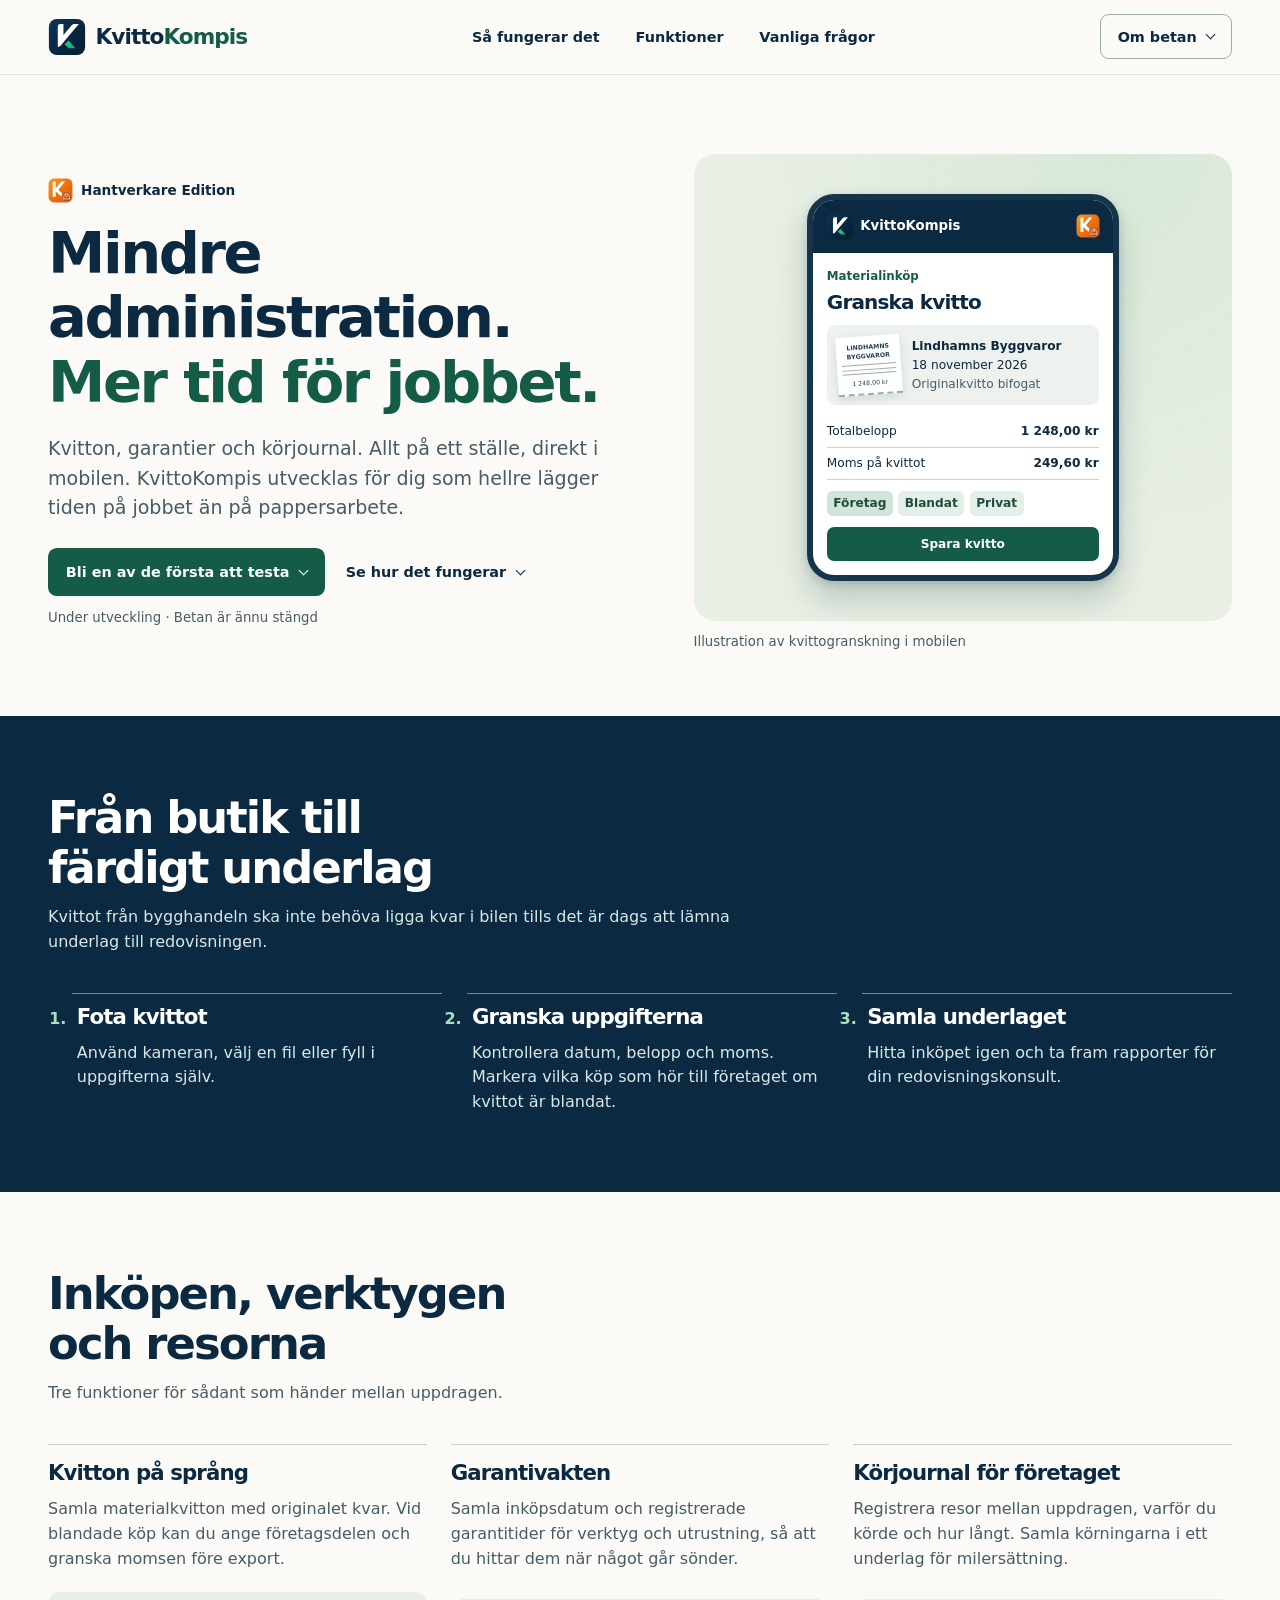
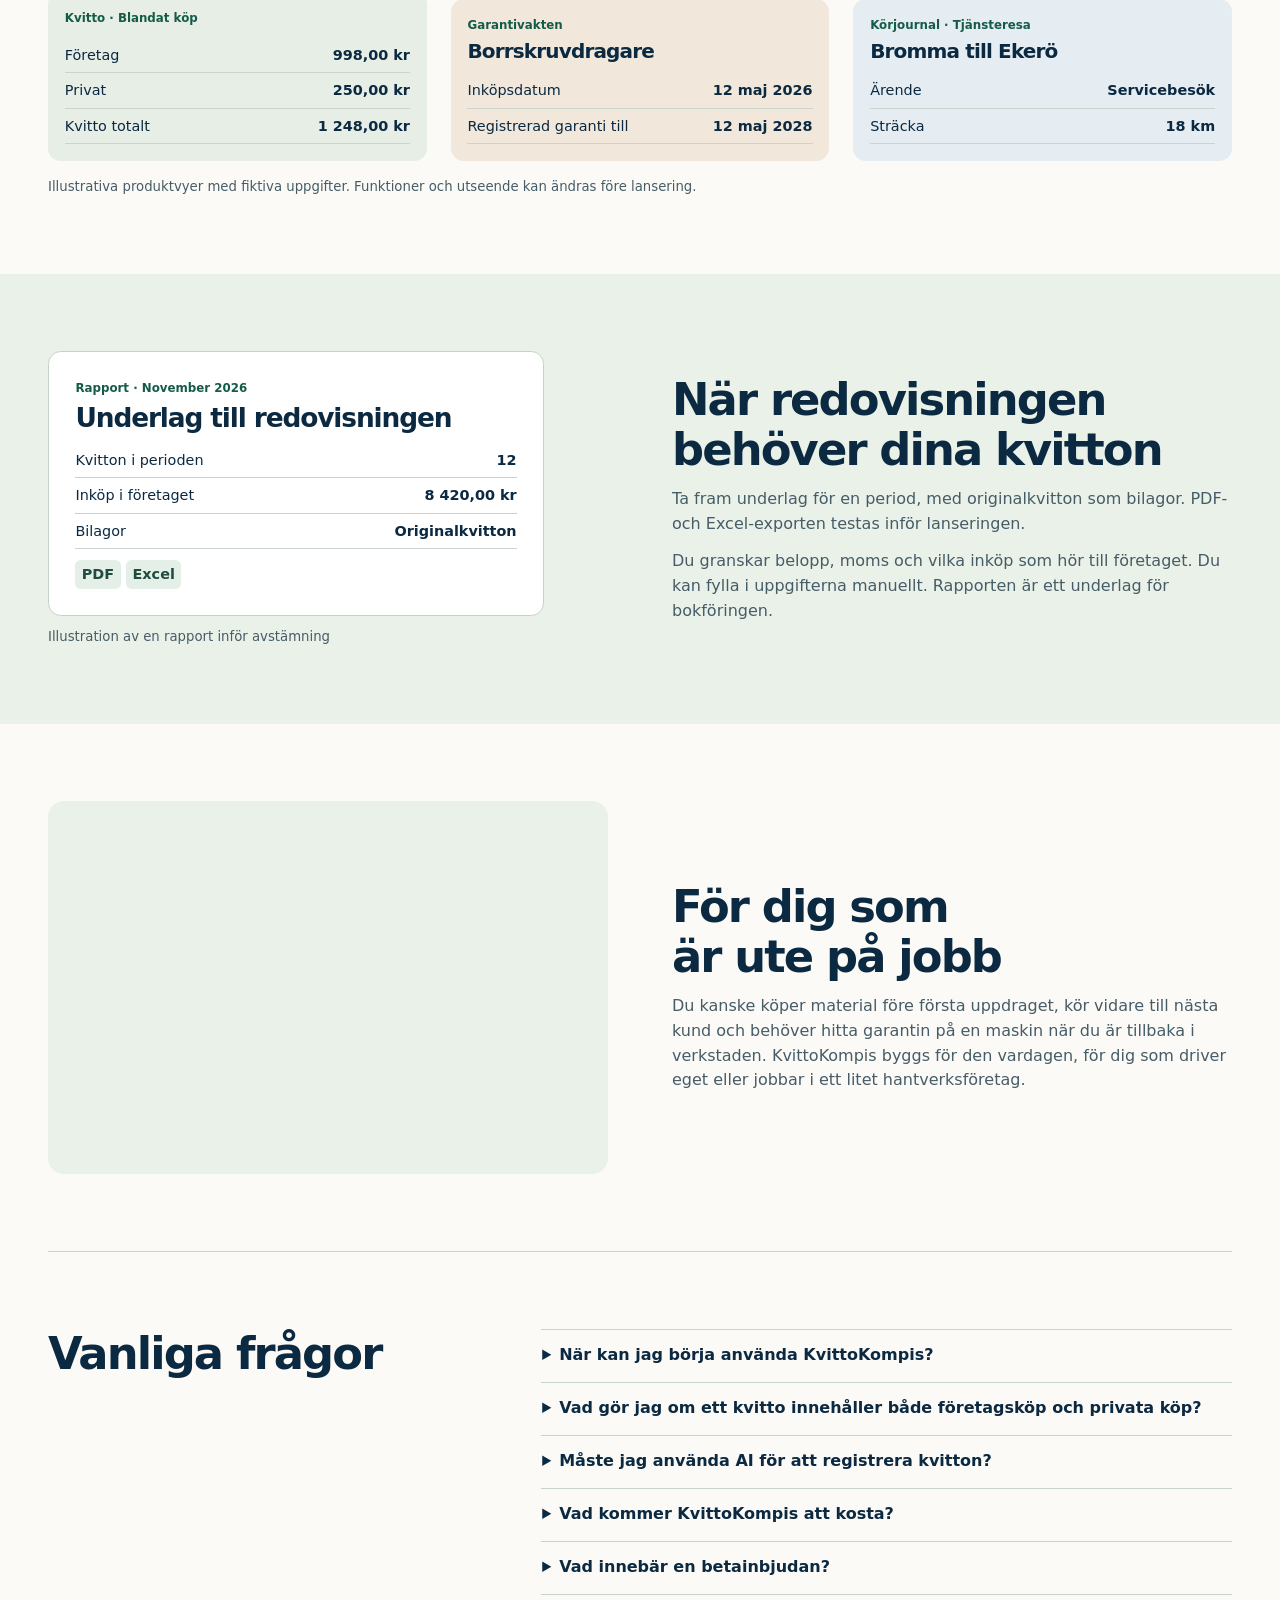
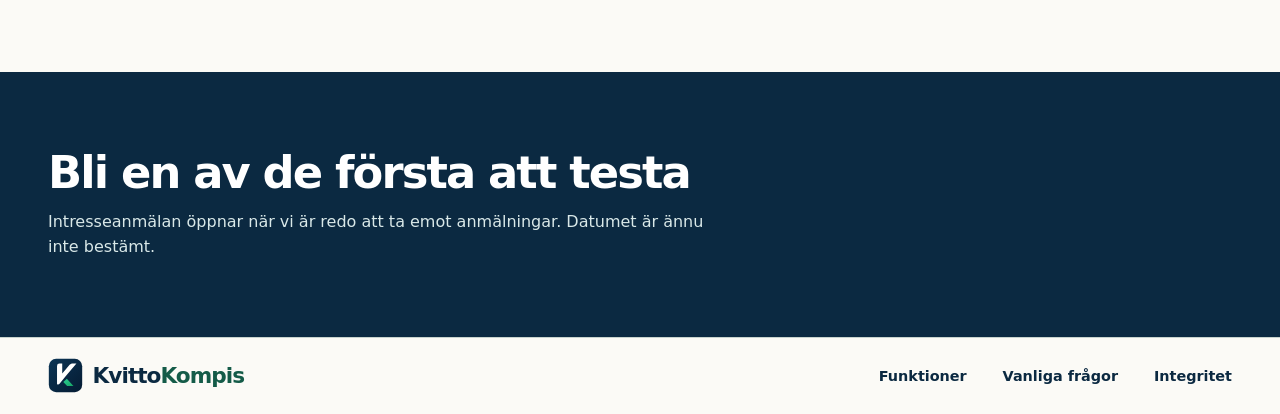
<file: index.html>
<!doctype html>
<html lang="sv">
<head>
  <meta charset="utf-8">
  <meta name="viewport" content="width=device-width, initial-scale=1">
  <meta name="referrer" content="strict-origin-when-cross-origin">
  <meta http-equiv="Content-Security-Policy" content="default-src 'self'; object-src 'none'; base-uri 'none'; form-action 'none'">
  <meta name="theme-color" content="#0b2941">
  <meta name="robots" content="index,follow">
  <title>Kvittoapp för hantverkare | KvittoKompis</title>
  <meta name="description" content="KvittoKompis utvecklas för hantverkare som vill samla kvitton, verktygsgarantier och körjournal direkt i mobilen. Se hur det fungerar.">
  <link rel="canonical" href="https://kvittokompis.se/">
  <meta property="og:type" content="website">
  <meta property="og:locale" content="sv_SE">
  <meta property="og:site_name" content="KvittoKompis">
  <meta property="og:url" content="https://kvittokompis.se/">
  <meta property="og:title" content="Mindre administration. Mer tid för jobbet. | KvittoKompis">
  <meta property="og:description" content="Kvitton, verktygsgarantier och körjournal för hantverkare, samlade i mobilen. Under utveckling.">
  <meta property="og:image" content="https://kvittokompis.se/assets/kvittokompis-social.jpg">
  <meta property="og:image:width" content="1200">
  <meta property="og:image:height" content="630">
  <meta property="og:image:alt" content="KvittoKompis för hantverkare. Mindre administration. Mer tid för jobbet.">
  <meta name="twitter:card" content="summary_large_image">
  <link rel="icon" href="assets/kvitto-kompis.svg" type="image/svg+xml">
  <link rel="stylesheet" href="landing.css">
  <script type="application/ld+json">{"@context":"https://schema.org","@type":"WebSite","name":"KvittoKompis","url":"https://kvittokompis.se/","inLanguage":"sv-SE","description":"Webbplats för KvittoKompis Hantverkare Edition, en mobil tjänst under utveckling för kvitton, verktygsgarantier och körjournal."}</script>
  <script type="module" src="launch.js"></script>
</head>
<body>
  <a class="skip" href="#innehall">Hoppa till innehållet</a>
  <header class="site-header">
    <div class="wrap header-inner">
      <a class="brand" href="./" aria-label="KvittoKompis, startsida"><img src="assets/kvitto-kompis.svg" width="38" height="38" alt=""><span>Kvitto<b>Kompis</b></span></a>
      <nav aria-label="Huvudmeny">
        <a href="#sa-funkar-det">Så fungerar det</a>
        <a href="#funktioner">Funktioner</a>
        <a href="#fragor">Vanliga frågor</a>
      </nav>
      <a class="button button-outline header-cta button-jump" href="#beta">Om betan</a>
    </div>
  </header>

  <main id="innehall">
    <section class="hero wrap" aria-labelledby="titel">
      <div class="hero-copy">
        <p class="edition"><img src="assets/hantverkare.svg" width="25" height="25" alt=""> Hantverkare Edition</p>
        <h1 id="titel">Mindre administration. <span>Mer tid för jobbet.</span></h1>
        <p class="lead">Kvitton, garantier och körjournal. Allt på ett ställe, direkt i mobilen. KvittoKompis utvecklas för dig som hellre lägger tiden på jobbet än på pappersarbete.</p>
        <div class="actions">
          <a class="button button-primary button-jump" href="#beta">Bli en av de första att testa</a>
          <a class="button button-plain button-jump" href="#sa-funkar-det">Se hur det fungerar</a>
        </div>
        <p class="status" id="launch-status">Under utveckling · Betan är ännu stängd</p>
      </div>
      <figure class="hero-figure">
        <div class="hero-stage">
          <div class="phone hero-phone">
            <div class="phone-top"><img src="assets/kvitto-kompis.svg" width="27" height="27" alt=""><strong>KvittoKompis</strong><img src="assets/hantverkare.svg" width="24" height="24" alt=""></div>
            <div class="phone-content">
              <p class="sample-label">Materialinköp</p>
              <p class="sample-title">Granska kvitto</p>
              <div class="receipt-preview">
                <div class="receipt-paper" aria-hidden="true"><b>LINDHAMNS BYGGVAROR</b><i></i><i></i><i></i><span>1 248,00 kr</span></div>
                <div><strong>Lindhamns Byggvaror</strong><br>18 november 2026<br><span class="sample-muted">Originalkvitto bifogat</span></div>
              </div>
              <dl class="sample-data"><div><dt>Totalbelopp</dt><dd>1 248,00 kr</dd></div><div><dt>Moms på kvittot</dt><dd>249,60 kr</dd></div></dl>
              <div class="sample-tags"><span>Företag</span><span>Blandat</span><span>Privat</span></div>
              <div class="sample-action">Spara kvitto</div>
            </div>
          </div>
        </div>
        <figcaption>Illustration av kvittogranskning i mobilen</figcaption>
      </figure>
    </section>

    <section class="section workflow" id="sa-funkar-det" aria-labelledby="flode-titel">
      <div class="wrap">
        <div class="section-intro">
          <h2 id="flode-titel">Från butik till färdigt underlag</h2>
          <p>Kvittot från bygghandeln ska inte behöva ligga kvar i bilen tills det är dags att lämna underlag till redovisningen.</p>
        </div>
        <ol class="steps">
          <li><h3>Fota kvittot</h3><p>Använd kameran, välj en fil eller fyll i uppgifterna själv.</p></li>
          <li><h3>Granska uppgifterna</h3><p>Kontrollera datum, belopp och moms. Markera vilka köp som hör till företaget om kvittot är blandat.</p></li>
          <li><h3>Samla underlaget</h3><p>Hitta inköpet igen och ta fram rapporter för din redovisningskonsult.</p></li>
        </ol>
      </div>
    </section>

    <section class="section wrap" id="funktioner" aria-labelledby="funktioner-titel">
      <div class="section-intro">
        <h2 id="funktioner-titel">Inköpen, verktygen och resorna</h2>
        <p>Tre funktioner för sådant som händer mellan uppdragen.</p>
      </div>
      <div class="features">
        <article class="feature">
          <div class="feature-copy"><h3>Kvitton på språng</h3><p>Samla materialkvitton med originalet kvar. Vid blandade köp kan du ange företagsdelen och granska momsen före export.</p></div>
          <div class="example example-green">
            <p class="sample-label">Kvitto · Blandat köp</p>
            <dl class="sample-data"><div><dt>Företag</dt><dd>998,00 kr</dd></div><div><dt>Privat</dt><dd>250,00 kr</dd></div><div><dt>Kvitto totalt</dt><dd>1 248,00 kr</dd></div></dl>
          </div>
        </article>
        <article class="feature">
          <div class="feature-copy"><h3>Garantivakten</h3><p>Samla inköpsdatum och registrerade garantitider för verktyg och utrustning, så att du hittar dem när något går sönder.</p></div>
          <div class="example example-warm">
            <p class="sample-label">Garantivakten</p>
            <p class="sample-title">Borrskruvdragare</p>
            <dl class="sample-data"><div><dt>Inköpsdatum</dt><dd>12 maj 2026</dd></div><div><dt>Registrerad garanti till</dt><dd>12 maj 2028</dd></div></dl>
          </div>
        </article>
        <article class="feature">
          <div class="feature-copy"><h3>Körjournal för företaget</h3><p>Registrera resor mellan uppdragen, varför du körde och hur långt. Samla körningarna i ett underlag för milersättning.</p></div>
          <div class="example example-blue">
            <p class="sample-label">Körjournal · Tjänsteresa</p>
            <p class="sample-title">Bromma till Ekerö</p>
            <dl class="sample-data"><div><dt>Ärende</dt><dd>Servicebesök</dd></div><div><dt>Sträcka</dt><dd>18 km</dd></div></dl>
          </div>
        </article>
      </div>
      <p class="figure-note">Illustrativa produktvyer med fiktiva uppgifter. Funktioner och utseende kan ändras före lansering.</p>
    </section>

    <section class="section showcase" id="underlag" aria-labelledby="underlag-titel">
      <div class="wrap showcase-grid">
        <figure class="report-figure">
          <div class="example report">
            <p class="sample-label">Rapport · November 2026</p>
            <p class="sample-title">Underlag till redovisningen</p>
            <dl class="sample-data"><div><dt>Kvitton i perioden</dt><dd>12</dd></div><div><dt>Inköp i företaget</dt><dd>8 420,00 kr</dd></div><div><dt>Bilagor</dt><dd>Originalkvitton</dd></div></dl>
            <p class="report-types"><span>PDF</span><span>Excel</span></p>
          </div>
          <figcaption>Illustration av en rapport inför avstämning</figcaption>
        </figure>
        <div>
          <h2 id="underlag-titel">När redovisningen behöver dina kvitton</h2>
          <p>Ta fram underlag för en period, med originalkvitton som bilagor. PDF- och Excel-exporten testas inför lanseringen.</p>
          <p>Du granskar belopp, moms och vilka inköp som hör till företaget. Du kan fylla i uppgifterna manuellt. Rapporten är ett underlag för bokföringen.</p>
        </div>
      </div>
    </section>

    <section class="section wrap trade" aria-labelledby="vardag-titel">
      <picture class="trade-photo">
        <source srcset="assets/hantverkare-vardag-600.webp 600w, assets/hantverkare-vardag.webp 1100w" sizes="(min-width: 800px) 48vw, 94vw">
        <img src="assets/hantverkare-vardag.webp" width="1100" height="733" alt="Hantverkare med mobil och kvitto vid sin arbetsbänk" loading="lazy" decoding="async">
      </picture>
      <div>
        <h2 id="vardag-titel">För dig som är ute på jobb</h2>
        <p>Du kanske köper material före första uppdraget, kör vidare till nästa kund och behöver hitta garantin på en maskin när du är tillbaka i verkstaden. KvittoKompis byggs för den vardagen, för dig som driver eget eller jobbar i ett litet hantverksföretag.</p>
      </div>
    </section>

    <section class="section wrap faq" id="fragor" aria-labelledby="fragor-titel">
      <div><h2 id="fragor-titel">Vanliga frågor</h2></div>
      <div>
        <details><summary>När kan jag börja använda KvittoKompis?</summary><p>Ett öppningsdatum är ännu inte bestämt. Tjänsten är under utveckling och behöver testas vidare innan den kan användas för skarpa kundkvitton.</p></details>
        <details><summary>Vad gör jag om ett kvitto innehåller både företagsköp och privata köp?</summary><p>Markera företagsdelen när du granskar kvittot. Kontrollera beloppen och momsuppgifterna mot originalet innan du sparar eller exporterar.</p></details>
        <details><summary>Måste jag använda AI för att registrera kvitton?</summary><p>Du kan fylla i uppgifterna själv. Du ansvarar för att kontrollera det som sparas, även när avläsningshjälp används.</p></details>
        <details><summary>Vad kommer KvittoKompis att kosta?</summary><p>Priser och villkor är ännu inte beslutade.</p></details>
        <details><summary>Vad innebär en betainbjudan?</summary><p>En betainbjudan ger möjlighet att prova en utvecklingsversion och berätta vad som fungerar i din arbetsvardag. En intresseanmälan skapar inget konto och garanterar ingen plats.</p></details>
      </div>
    </section>

    <section class="section beta" id="beta" aria-labelledby="beta-titel">
      <div class="wrap beta-inner">
        <div>
          <h2 id="beta-titel">Bli en av de första att testa</h2>
          <p id="beta-description">Intresseanmälan öppnar när vi är redo att ta emot anmälningar. Datumet är ännu inte bestämt.</p>
          <p class="beta-privacy" id="beta-status" hidden><a href="integritet.html#intresseanmalan">Så hanteras dina uppgifter</a></p>
        </div>
        <a class="button button-light" id="beta-form-link" hidden>Öppna intresseanmälan</a>
      </div>
    </section>
    <div id="launch-content"></div>
  </main>

  <footer class="site-footer">
    <div class="wrap footer-inner">
      <a class="brand" href="./" aria-label="KvittoKompis, startsida"><img src="assets/kvitto-kompis.svg" width="35" height="35" alt=""><span>Kvitto<b>Kompis</b></span></a>
      <nav aria-label="Sidfot"><a href="#funktioner">Funktioner</a><a href="#fragor">Vanliga frågor</a><a href="integritet.html">Integritet</a></nav>
    </div>
  </footer>

  <template id="installation-template">
    <section class="section wrap" aria-labelledby="installera">
      <h2 id="installera">Lägg till KvittoKompis på hemskärmen</h2>
      <p>Öppna appen i mobilens webbläsare. På Android väljer du <strong>Lägg till på startskärmen</strong> i webbläsarens meny. På iPhone använder du <strong>Dela</strong> i Safari och väljer <strong>Lägg till på hemskärmen</strong> när alternativet visas.</p>
      <a class="button button-primary" data-app-link>Öppna KvittoKompis</a>
    </section>
  </template>
  <template id="plans-template">
    <section class="section wrap" aria-labelledby="planer">
      <h2 id="planer">Abonnemang</h2>
      <p>Välj bland de aktuella planerna Gratis och Premium.</p>
      <a class="button button-primary" data-plans-link>Jämför planer och priser</a>
    </section>
  </template>
</body>
</html>
</file>
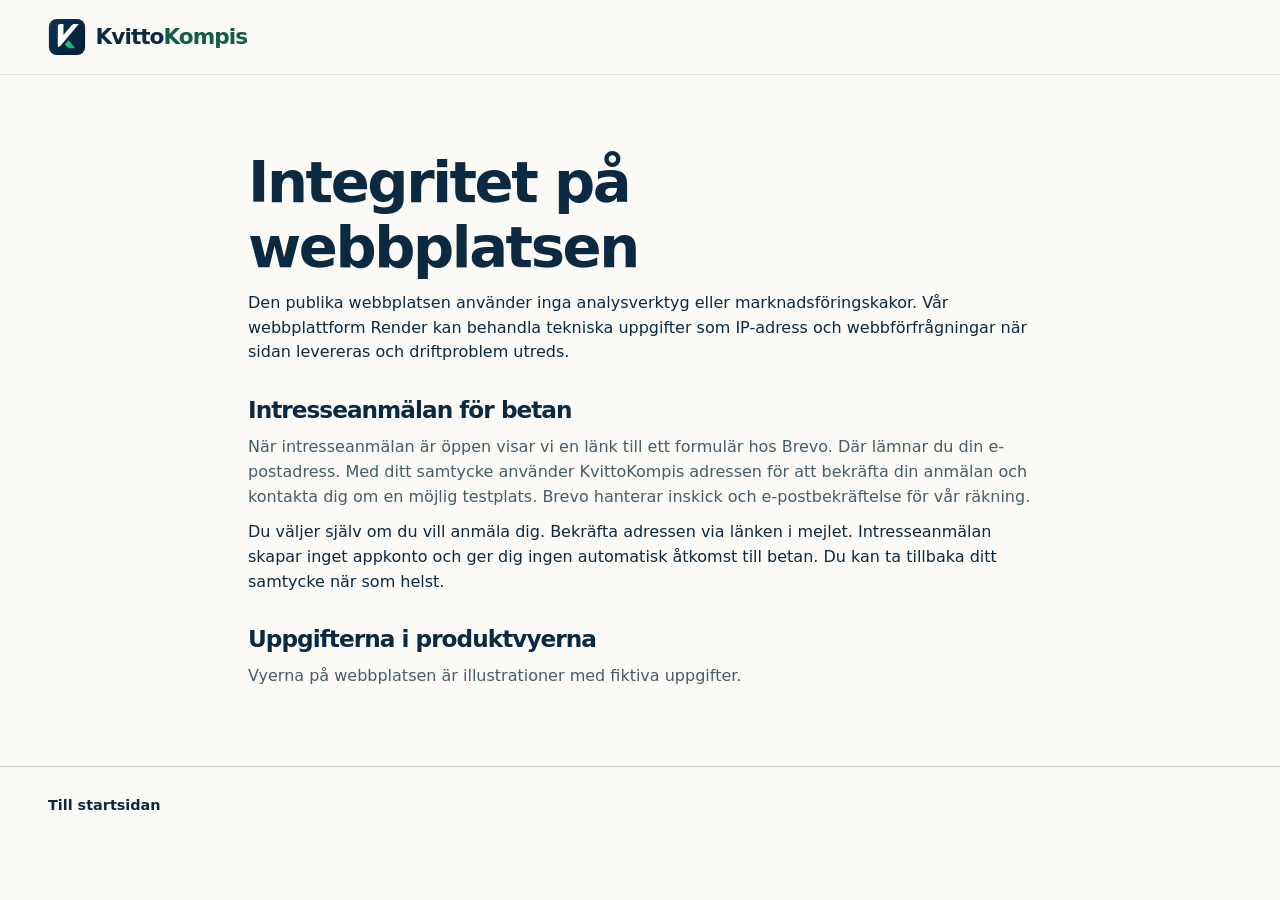
<file: integritet.html>
<!doctype html>
<html lang="sv">
<head>
  <meta charset="utf-8">
  <meta name="viewport" content="width=device-width, initial-scale=1">
  <meta name="referrer" content="strict-origin-when-cross-origin">
  <meta http-equiv="Content-Security-Policy" content="default-src 'self'; object-src 'none'; base-uri 'none'; form-action 'none'">
  <title>Integritet på webbplatsen | KvittoKompis</title>
  <meta name="description" content="Så hanterar KvittoKompis uppgifter på den publika webbplatsen och när intresseanmälan för betan öppnar.">
  <meta name="robots" content="index,follow">
  <link rel="canonical" href="https://kvittokompis.se/integritet.html">
  <link rel="icon" href="assets/kvitto-kompis.svg" type="image/svg+xml">
  <link rel="stylesheet" href="landing.css">
  <script type="module" src="launch.js"></script>
</head>
<body>
  <a class="skip" href="#innehall">Hoppa till innehållet</a>
  <header class="site-header"><div class="wrap header-inner">
    <a class="brand" href="./" aria-label="KvittoKompis, startsida"><img src="assets/kvitto-kompis.svg" width="38" height="38" alt=""><span>Kvitto<b>Kompis</b></span></a>
  </div></header>
  <main class="section wrap legal" id="innehall">
    <h1>Integritet på webbplatsen</h1>
    <p>Den publika webbplatsen använder inga analysverktyg eller marknadsföringskakor. Vår webbplattform Render kan behandla tekniska uppgifter som IP-adress och webbförfrågningar när sidan levereras och driftproblem utreds.</p>
    <h2 id="intresseanmalan">Intresseanmälan för betan</h2>
    <p>När intresseanmälan är öppen visar vi en länk till ett formulär hos Brevo. Där lämnar du din e-postadress. Med ditt samtycke använder KvittoKompis adressen för att bekräfta din anmälan och kontakta dig om en möjlig testplats. Brevo hanterar inskick och e-postbekräftelse för vår räkning.</p>
    <p>Du väljer själv om du vill anmäla dig. Bekräfta adressen via länken i mejlet. Intresseanmälan skapar inget appkonto och ger dig ingen automatisk åtkomst till betan. Du kan ta tillbaka ditt samtycke när som helst.</p>
    <p id="privacy-contact-info" hidden>Kontakta <a id="privacy-contact"></a> om du vill veta mer om hur uppgifterna behandlas, ändra uppgifter eller ta tillbaka din intresseanmälan.</p>
    <h2>Uppgifterna i produktvyerna</h2>
    <p>Vyerna på webbplatsen är illustrationer med fiktiva uppgifter.</p>
  </main>
  <footer class="site-footer"><div class="wrap footer-inner"><nav aria-label="Sidfot"><a href="./">Till startsidan</a></nav></div></footer>
</body>
</html>
</file>
<file: landing.css>
:root {
  color-scheme: light;
  --ink: #0b2941;
  --muted: #465c67;
  --green: #145b48;
  --paper: #fbfaf6;
  --wash: #eaf1e8;
  --line: #c8d3cd;
  --white: #fff;
  --wrap: 76rem;
  --gutter: clamp(1rem, 4vw, 3rem);
  font-family: system-ui, -apple-system, BlinkMacSystemFont, "Segoe UI", sans-serif;
  background: var(--paper);
  color: var(--ink);
  font-synthesis: none;
}

*, *::before, *::after { box-sizing: border-box; }
body, figure, p, h1, h2, h3, dl, dd { margin: 0; }
body { line-height: 1.55; }
img { display: block; max-width: 100%; }
a { color: inherit; }
[hidden] { display: none !important; }
:focus-visible { outline: 3px solid #176c55; outline-offset: 4px; }
.wrap { width: min(100% - 2 * var(--gutter), var(--wrap)); margin-inline: auto; }
.skip { position: absolute; inset: .6rem auto auto .6rem; z-index: 5; transform: translateY(-150%); background: var(--white); padding: .7rem 1rem; }
.skip:focus { transform: none; }
.site-header { border-bottom: 1px solid #dce3dc; }
.header-inner, .footer-inner { display: flex; justify-content: space-between; align-items: center; min-height: 4.6rem; gap: 1.25rem; }
.brand { display: inline-flex; align-items: center; gap: .6rem; text-decoration: none; color: var(--ink); letter-spacing: -.045em; font-size: 1.35rem; font-weight: 760; min-height: 44px; }
.brand b { color: var(--green); }
nav { display: flex; flex-wrap: wrap; gap: .1rem clamp(.8rem, 2.8vw, 2.35rem); }
nav a { display: inline-flex; align-items: center; min-height: 44px; text-decoration: none; font-size: .9rem; font-weight: 650; }
nav a:hover, .button-plain:hover { text-decoration: underline; text-underline-offset: .25em; }

.button { display: inline-flex; align-items: center; justify-content: center; gap: .65rem; min-height: 48px; padding: .65rem 1.05rem; border: 1px solid transparent; border-radius: .55rem; text-decoration: none; font-size: .9rem; font-weight: 720; text-align: center; }
.button-outline { min-height: 44px; border-color: #99ada2; }
.button-outline:hover { background: var(--wash); }
.button-primary { background: var(--green); color: var(--white); }
.button-primary:hover { background: #0d4637; }
.button-light { background: #def1db; color: var(--ink); }
.button-light:hover { background: var(--white); }
.button-plain { padding-inline: .45rem; }
.button-jump::after { content: ""; width: .44rem; height: .44rem; border: solid currentColor; border-width: 0 1.5px 1.5px 0; transform: translateY(-.12rem) rotate(45deg); }

.hero { display: grid; grid-template-columns: 1.08fr 1fr; gap: clamp(1.65rem, 5vw, 4.2rem); align-items: center; padding-block: clamp(2.2rem, 6.2vw, 5.8rem) clamp(2.3rem, 5vw, 4.4rem); }
.hero > * { min-width: 0; }
.edition { display: flex; gap: .5rem; align-items: center; color: var(--ink); font-size: .85rem; font-weight: 720; margin-bottom: 1.15rem; }
h1, h2, h3, .sample-title { line-height: 1.12; letter-spacing: -.042em; font-weight: 740; }
h1 { font-size: clamp(2.05rem, 4.5vw, 4.15rem); }
h1 span { display: block; color: var(--green); }
h2 { font-size: clamp(1.75rem, 3.5vw, 2.95rem); text-wrap: balance; }
h3 { font-size: 1.33rem; }
.lead { margin-top: 1.2rem; color: var(--muted); max-width: 36rem; font-size: clamp(1.03rem, 1.52vw, 1.19rem); }
.actions { display: flex; flex-wrap: wrap; gap: .45rem .8rem; margin-top: 1.6rem; }
.status, figcaption, .figure-note { color: var(--muted); font-size: .83rem; }
.status { margin-top: .7rem; }
figcaption { margin-top: .65rem; }
.hero-stage { border-radius: 1.35rem; background: radial-gradient(ellipse at 79% 0%, #d8e8d8, transparent 64%), #e9efe5; min-height: 29rem; display: grid; place-items: center; padding: clamp(1rem, 4vw, 2.5rem); }
.phone { width: min(100%, 19.5rem); border: .42rem solid #15354a; border-radius: 1.7rem; background: #fff; overflow: hidden; box-shadow: 0 1.25rem 2rem #163a3033, 0 .2rem .5rem #102c422b; }
.phone-top { display: flex; align-items: center; gap: .48rem; background: var(--ink); color: #fff; padding: .8rem; font-size: .83rem; }
.phone-top img:last-child { margin-left: auto; }
.phone-content { padding: .88rem; font-size: .76rem; }
.sample-title { font-size: 1.25rem; }
.sample-label { color: var(--green); font-weight: 720; font-size: .74rem; margin-bottom: .38rem; }
.receipt-preview { display: flex; align-items: center; gap: .65rem; margin-top: .75rem; background: #edf2ee; border-radius: .55rem; padding: .65rem; }
.receipt-preview > div { min-width: 0; }
.sample-muted { color: var(--muted); }
.receipt-paper { flex: 0 0 4rem; transform: rotate(-4deg); background: white; border-bottom: 2px dashed #9cac9e; color: #244356; padding: .35rem .3rem; box-shadow: 0 3px 9px #163a3022; font-size: .39rem; text-align: center; }
.receipt-paper i { display: block; margin: .22rem 0; height: 1px; background: #9cac9e; }
.sample-data { margin-top: .65rem; }
.sample-data div { display: flex; justify-content: space-between; gap: .6rem; padding: .38rem 0; border-bottom: 1px solid #c9d4cd; }
.sample-data dd { font-weight: 730; text-align: right; }
.sample-tags, .report-types { display: flex; flex-wrap: wrap; gap: .35rem; margin-top: .68rem; }
.sample-tags span, .report-types span { border-radius: .35rem; background: #e4efe7; color: #214c3f; padding: .2rem .4rem; font-weight: 670; }
.sample-tags span:first-child { background: #d1e5d8; }
.sample-action { margin-top: .7rem; text-align: center; color: white; background: var(--green); border-radius: .45rem; padding: .48rem; font-weight: 720; }

.section { padding-block: clamp(2.8rem, 6vw, 5.6rem); }
.section[id] { scroll-margin-top: 1rem; }
.section-intro { max-width: 44rem; margin-bottom: clamp(1.5rem, 4vw, 2.4rem); }
.section-intro p, .section h2 + p, .section h3 + p, .showcase-grid > div > p + p { margin-top: .75rem; color: var(--muted); }
.workflow { background: var(--ink); color: #fff; }
.workflow .section-intro p, .workflow h3 + p { color: #d9e8e8; }
.steps { display: grid; grid-template-columns: repeat(3, 1fr); gap: 1.6rem; margin: 0; padding-left: 1.5rem; }
.steps li { padding: .65rem .4rem 0 .3rem; border-top: 1px solid #709188; }
.steps li::marker { color: #a9e0c3; font-weight: 740; }
.features { display: grid; grid-template-columns: repeat(3, minmax(0, 1fr)); gap: clamp(.9rem, 2vw, 1.5rem); }
.feature { display: flex; flex-direction: column; gap: 1.3rem; border-top: 1px solid var(--line); padding-top: 1rem; }
.feature .example { margin-top: auto; }
.example { border-radius: .8rem; padding: 1.05rem; color: var(--ink); font-size: .9rem; }
.example-green { background: #e6eee5; }
.example-warm { background: #f1e8db; }
.example-blue { background: #e5edf2; }
.figure-note { margin-top: 1rem; }

.showcase { background: var(--wash); }
.showcase-grid, .trade, .faq, .beta-inner { display: grid; grid-template-columns: 1fr 1fr; align-items: center; gap: clamp(1.5rem, 5vw, 4.8rem); }
.showcase-grid > div > p { max-width: 36rem; }
.report-figure { max-width: 31rem; }
.report { background: #fff; border: 1px solid #c5d2c7; padding: clamp(1rem, 3vw, 1.65rem); }
.report .sample-title { font-size: clamp(1.2rem, 2.5vw, 1.65rem); }
.trade-photo { display: block; }
.trade-photo img { width: 100%; height: auto; aspect-ratio: 3 / 2; object-fit: cover; border-radius: 1rem; background: var(--wash); }
.trade p { max-width: 37rem; }
.faq { align-items: start; border-top: 1px solid var(--line); grid-template-columns: .62fr 1fr; }
.faq details { border-bottom: 1px solid var(--line); }
.faq details:first-child { border-top: 1px solid var(--line); }
.faq summary { cursor: pointer; padding: .85rem .35rem .85rem .1rem; min-height: 48px; font-weight: 690; }
.faq details p { padding: 0 .7rem 1rem .1rem; color: var(--muted); }
.beta { background: var(--ink); color: #fff; }
.beta-inner { grid-template-columns: 1fr auto; }
.beta h2 { text-wrap: wrap; }
.beta h2 + p { color: #d9e8e8; max-width: 42rem; }
.beta-privacy { margin-top: .65rem; }
.beta :focus-visible { outline-color: #b6efcc; }
.site-footer { border-top: 1px solid var(--line); }
.footer-inner { padding-block: 1rem; }
.legal { max-width: 49rem; }
.legal h2 { font-size: 1.45rem; margin-top: 2rem; }
.legal p { margin-top: .65rem; }
.legal a { text-underline-offset: .2em; }

@media (max-width: 57rem) {
  .hero { gap: 1.6rem; }
  .hero-stage { min-height: 23rem; padding: 1.15rem; }
}

@media (max-width: 49.99rem) {
  .header-inner { flex-wrap: wrap; gap: 0 .75rem; padding-top: .42rem; }
  .header-inner nav { order: 3; width: 100%; border-top: 1px solid #dce3dc; margin-top: .35rem; }
  .header-inner nav a { padding-inline: .15rem; }
  .hero, .trade, .showcase-grid, .faq, .beta-inner { grid-template-columns: 1fr; }
  .hero { max-width: 37rem; }
  .hero-stage { min-height: 22rem; }
  .showcase-grid > div, .trade > div { grid-row: 1; }
  .features { grid-template-columns: 1fr; }
  .feature { gap: .75rem; }
}

@media (max-width: 36rem) {
  .steps { grid-template-columns: 1fr; gap: 1rem; }
  .footer-inner { align-items: flex-start; flex-direction: column; gap: .15rem; }
}

@media (max-width: 22rem) {
  .header-inner nav { gap: .3rem .7rem; }
  .header-inner nav a { font-size: .8rem; }
  .button { max-width: 100%; }
}
</file>
